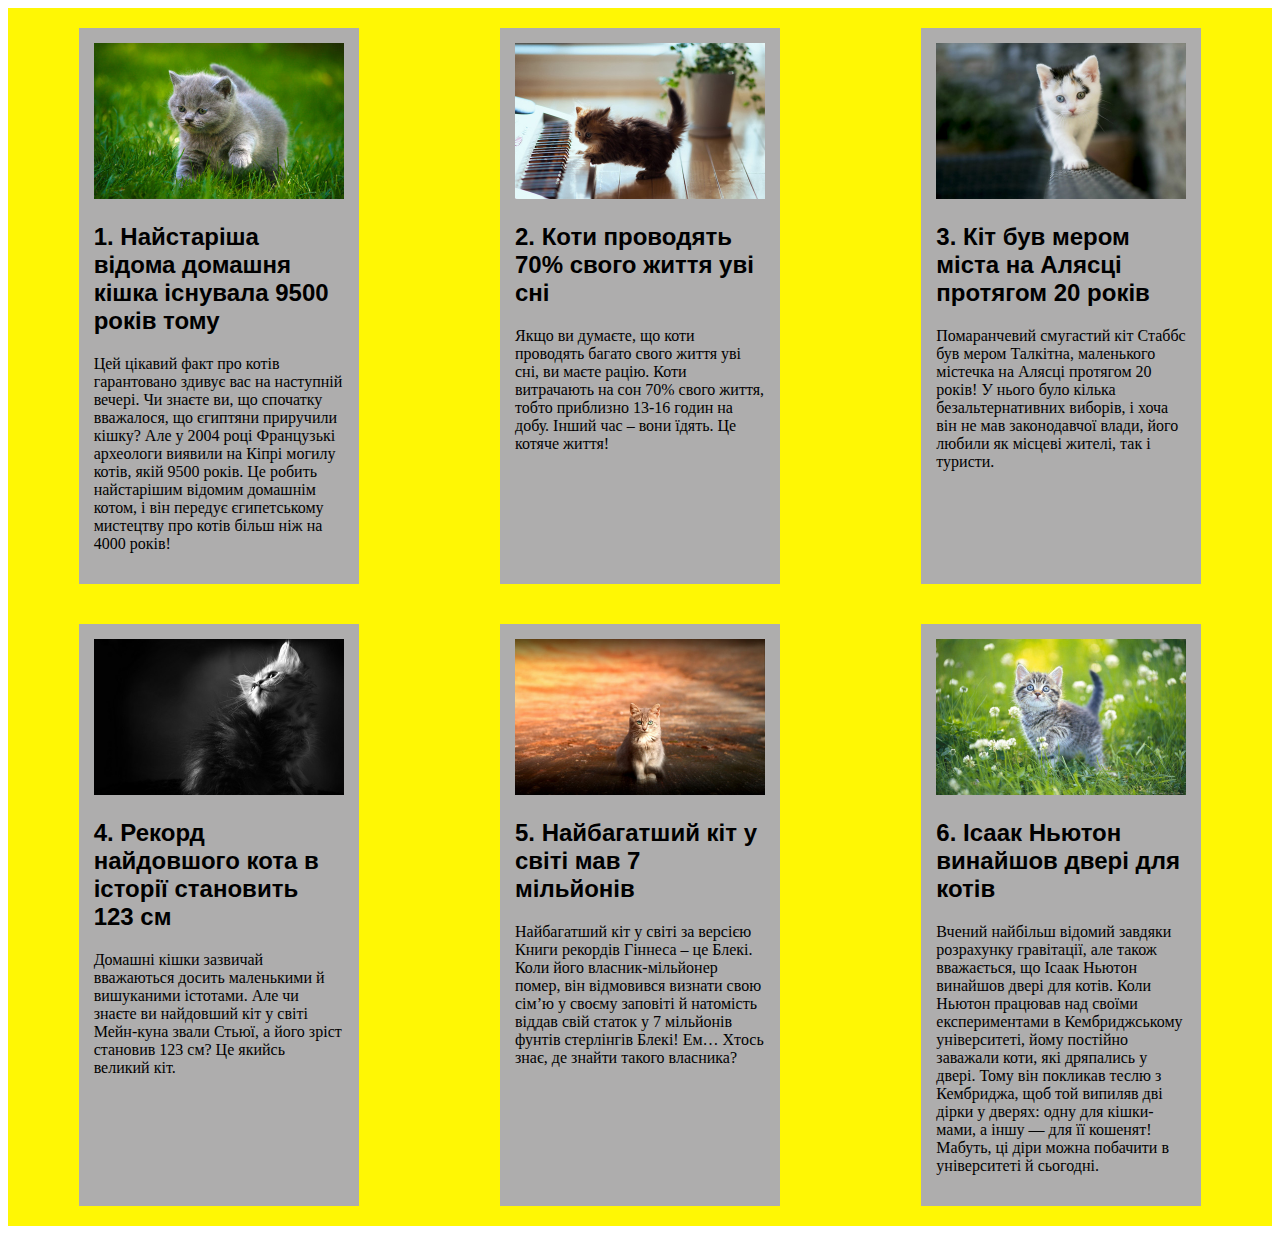
<file: cat/index.html>
<!DOCTYPE html>
<html lang="en">

<head>
    <meta charset="UTF-8">
    <meta name="viewport" content="width=device-width, initial-scale=1.0">
    <title>Ціві факти про котів</title>
    <link rel="stylesheet" href="style.css">
</head>

<body>

    <div class="content">
        <div class="card">
            <img src="cat1.jpg" alt="">
            <h2>1. Найстаріша відома домашня кішка існувала 9500 років тому </h2>
            <p>
                Цей цікавий факт про котів гарантовано здивує вас на наступній вечері. Чи знаєте ви, що спочатку
                вважалося, що єгиптяни приручили кішку? Але у 2004 році Французькі археологи виявили на Кіпрі могилу
                котів, якій 9500 років. Це робить найстарішим відомим домашнім котом, і він передує єгипетському
                мистецтву про котів більш ніж на 4000 років!</p>
        </div>

        <div class="card">
            <img src="cat2.jpg" alt="">
            <h2>2. Коти проводять 70% свого життя уві сні</h2>
            <p>Якщо ви думаєте, що коти проводять багато свого життя уві сні, ви маєте рацію. Коти витрачають на сон 70% свого життя, тобто приблизно 13-16 годин на добу. Інший час – вони їдять. Це котяче життя!</p>
        </div>
        <div class="card">
            <img src="cat3.jpg" alt="">
            <h2>3. Кіт був мером міста на Алясці протягом 20 років</h2>
            <p>Помаранчевий смугастий кіт Стаббс був мером Талкітна, маленького містечка на Алясці протягом 20 років! У нього було кілька безальтернативних виборів, і хоча він не мав законодавчої влади, його любили як місцеві жителі, так і туристи.</p>
        </div>
        <div class="card">
            <img src="cat4.jpg" alt="">
            <h2>4. Рекорд найдовшого кота в історії становить 123 см</h2>
            <p>Домашні кішки зазвичай вважаються досить маленькими й вишуканими істотами. Але чи знаєте ви найдовший кіт у світі Мейн-куна звали Стьюї, а його зріст становив 123 см? Це якийсь великий кіт.</p>
        </div>
        <div class="card">
            <img src="cat5.jpg" alt="">
            <h2>5. Найбагатший кіт у світі мав 7 мільйонів</h2>
            <p>Найбагатший кіт у світі за версією Книги рекордів Гіннеса – це Блекі. Коли його власник-мільйонер помер, він відмовився визнати свою сім’ю у своєму заповіті й натомість віддав свій статок у 7 мільйонів фунтів стерлінгів Блекі! Ем… Хтось знає, де знайти такого власника?</p>
        </div>
        <div class="card">
            <img src="cat6.jpg" alt="">
            <h2>6. Ісаак Ньютон винайшов двері для котів</h2>
            <p>Вчений найбільш відомий завдяки розрахунку гравітації, але також вважається, що Ісаак Ньютон винайшов двері для котів. Коли Ньютон працював над своїми експериментами в Кембриджському університеті, йому постійно заважали коти, які дряпались у двері. Тому він покликав теслю з Кембриджа, щоб той випиляв дві дірки у дверях: одну для кішки-мами, а іншу — для її кошенят! Мабуть, ці діри можна побачити в університеті й сьогодні.</p>
        </div>
    </div>
</body>

</html>
</file>
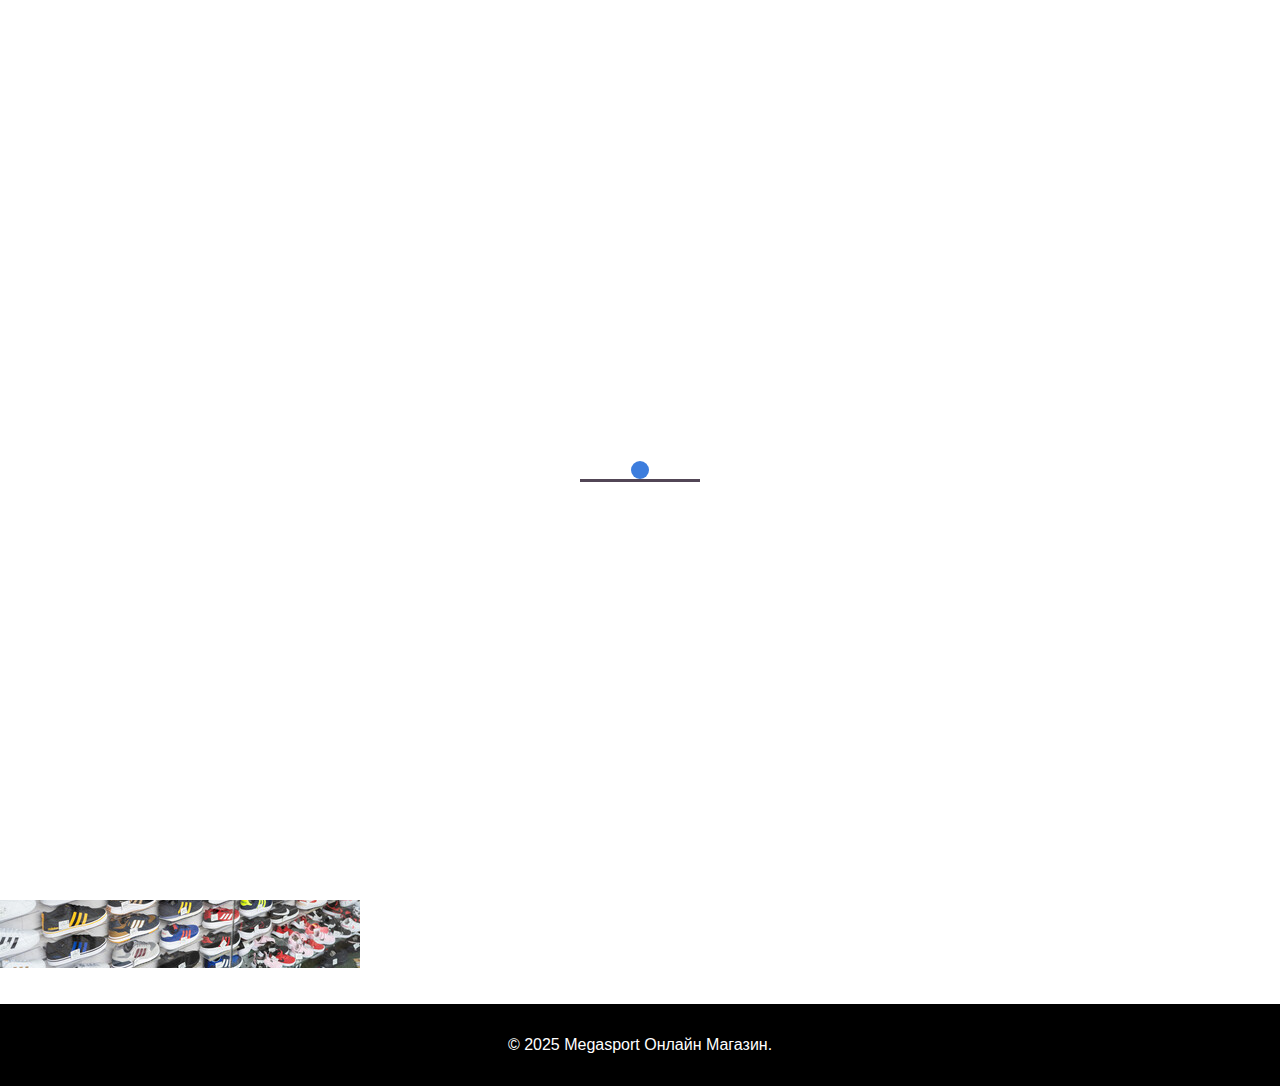
<file: megasport/index.html>
<!DOCTYPE html>
<html lang="uk">

<head>
    <meta charset="UTF-8">
    <meta name="viewport" content="width=device-width, initial-scale=1.0">
    <title>Megasport Онлайн Магазин</title>
    <link href="https://cdn.jsdelivr.net/npm/bootstrap@5.3.6/dist/css/bootstrap.min.css" rel="stylesheet"
        integrity="sha384-4Q6Gf2aSP4eDXB8Miphtr37CMZZQ5oXLH2yaXMJ2w8e2ZtHTl7GptT4jmndRuHDT" crossorigin="anonymous">
    <link rel="stylesheet" href="style.css">
</head>

<body>

    
 <div class="preloader">
        <!-- сюди скопіюємо з інтернету кружечок -->
        <div class="loader"></div>
    </div>



    
    <header>

        <h1>Megasport</h1>
        <p class="top-text">Nike онлайн магазин</p>
        <nav>
            <a class="active" href="index.html">Головна</a>
            <a href="shoes.html">Взуття</a>
            <a href="clothes.html">Одяг</a>
            <a href="accsesorises.html">Аксесуари</a>
        </nav>
    </header>
    <div class="container ">
        <div class="row">
            <div class="col-md-6 p-4">
                <h1>Історія</h1>
                <p>Компанію засновано в 1964 році студентом Філом Найтом, бігуном на середні дистанції в команді
                    Університету
                    Орегону, та його тренером Біллом Боуерманом у Юджині. Спочатку компанія носила назву «Blue Ribbon
                    Sports» й
                    спеціалізувалась на замовленнях кросівок в азійських країнах й наступному продажу їх на
                    американському ринку.
                </p>
            </div>
            <div class="col-md-6 p-4">
                <img class="w-100" src="fon.jpg">
            </div>
        </div>
    </div>
  <div class="container ">
        <div class="row">
            <div class="col-md-6 p-4">
                <h1>Факти</h1>
                <p>У 1966 році компанія відкрила перший роздрібний магазин.</p>
<p>У 1971 році вперше з'явилась торговельна марка «Nike» — під цією назвою були випущені футбольні бутси.</p>
<p>У 1978 році «Blue Ribbon Sports» офіційно перейменовано в «Nike».</p>
<p>Логотип цього бренду відомий всім, однак мало хто знає його історію. Ви, мабуть, не повірите, але вперше цю «галочку» придумала Каролін Девідсон<div class=""></div></p>
            </div>
            <div class="col-md-6 p-4">
                <img class="w-100" src="oooo.jpg">
            </div>
        </div>
    </div>





    <footer>
        <p>&copy; 2025 Megasport Онлайн Магазин.</p>
    </footer>



    <script src="https://cdn.jsdelivr.net/npm/bootstrap@5.3.6/dist/js/bootstrap.bundle.min.js"
        integrity="sha384-j1CDi7MgGQ12Z7Qab0qlWQ/Qqz24Gc6BM0thvEMVjHnfYGF0rmFCozFSxQBxwHKO"
        crossorigin="anonymous"></script>

        <script src="script.js"></script>
</body>

</html>
</file>
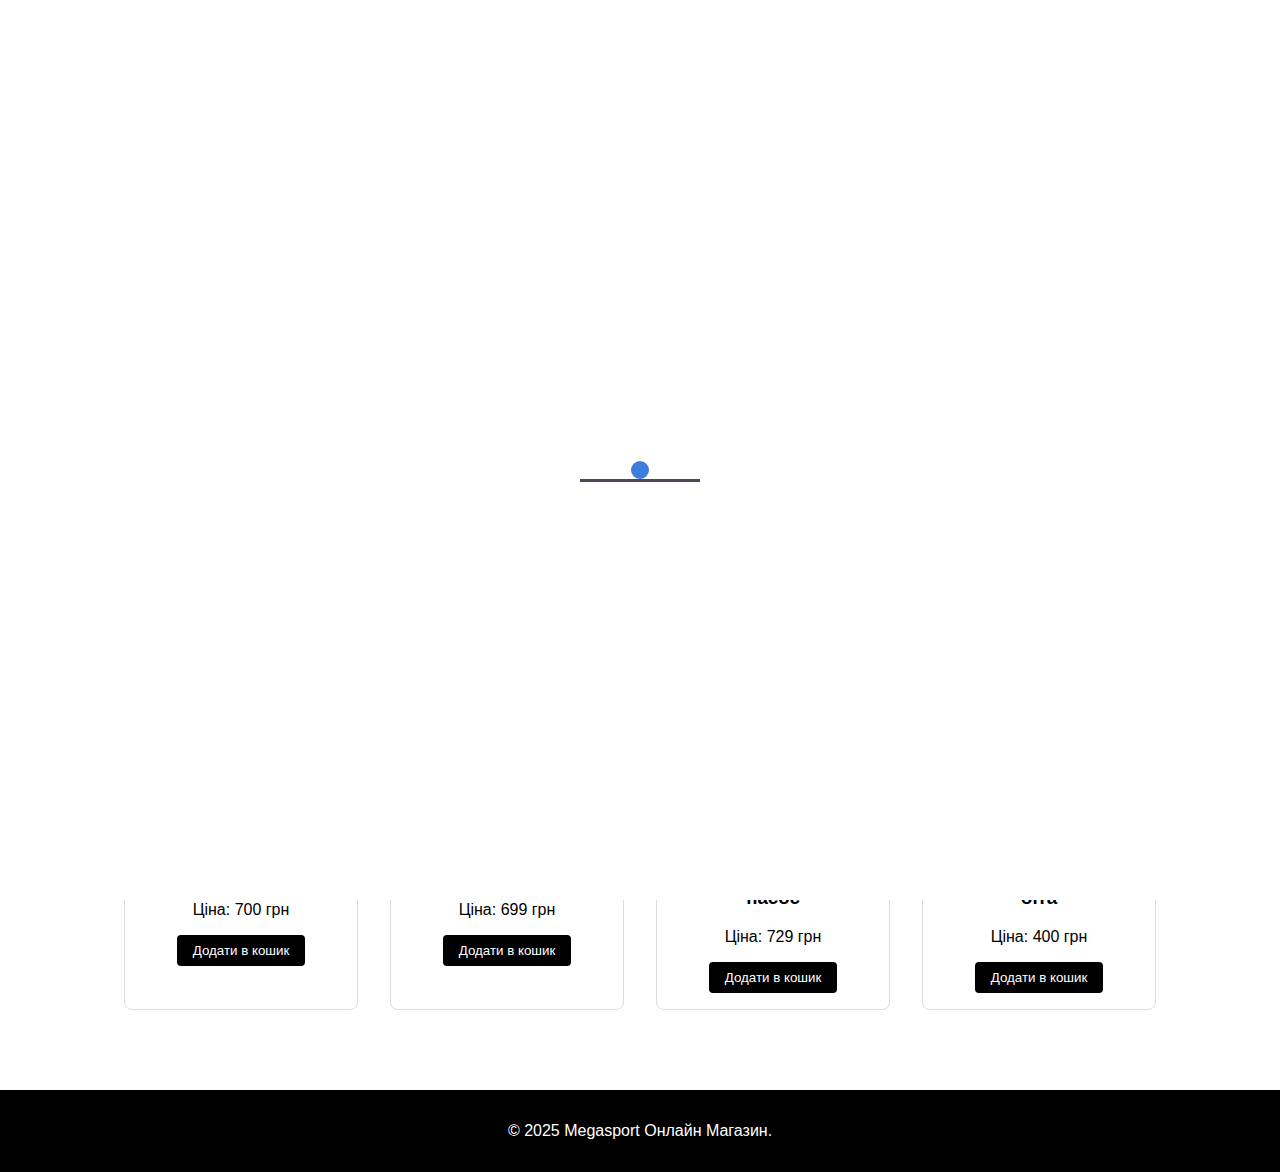
<file: megasport/accsesorises.html>
<!DOCTYPE html>
<html lang="uk">

<head>
    <meta charset="UTF-8">
    <meta name="viewport" content="width=device-width, initial-scale=1.0">
    <title>Megasport Онлайн Магазин</title>
    <link rel="stylesheet" href="style.css">
</head>
<body>
    
    <header>

    
 <div class="preloader">
        <!-- сюди скопіюємо з інтернету кружечок -->
        <div class="loader"></div>
    </div>


        
         <h1>Megasport</h1>
        <p class="top-text">Nike онлайн магазин</p>
        <nav>
            <a href="index.html">Головна</a>
            <a href="shoes.html">Взуття</a>
            <a href="clothes.html">Одяг</a>
            <a class="active" href="accsesorises.html">Аксесуари</a>
        </nav>
    </header>

    
<h1>Аксесуари</h1>
    <section class="products">
        <div class="product">
            <img src="N.100.0676.010.MD_b.jpg" alt="Nike Air Max">
            <h3>Наколінник</h3>
            <p>Ціна: 500 грн</p>
            <button class="btn">Додати в кошик</button>
        </div>
        <div class="product">
            <img src="FZ7553_486_b.jpg" alt="Nike Air Max">
            <h3>м'яч</h3>
            <p>Ціна: 1100 грн</p>
            <button class="btn">Додати в кошик</button>
        </div>
        <div class="product">
          <img src="N.100.9745.013.OS_g.jpg" alt=" Nike Ispa Mindbody Green">
          <h3> Сумка для пляшки</h3>
          <p>Ціна: 1590 грн</p>
          <button class="btn">Додати в кошик</button>
      </div>
      <div class="product">
        <img src="N.101.0676.091.SL_b.jpg" alt="Nike Shox TL Black Green">
        <h3>перчатки</h3>
        <p>Ціна: 3224  грн</p>
        <button class="btn">Додати в кошик</button>
    </div>
     <div class="product">
        <img src="bottle-1.jfif" alt="Nike Shox TL Black Green">
        <h3>пляшка</h3>
        <p>Ціна: 700  грн</p>
        <button class="btn">Додати в кошик</button>
    </div>

<div class="product">
        <img src="pov.jpg" alt="Nike Shox TL Black Green">
        <h3>повязка</h3>
        <p>Ціна: 699  грн</p>
        <button class="btn">Додати в кошик</button>
    </div>
<div class="product">
        <img src="nasos.jpg" alt="Nike Shox TL Black Green">
        <h3>насос</h3>
        <p>Ціна: 729  грн</p>
        <button class="btn">Додати в кошик</button>
    </div>
<div class="product">
        <img src="bita-1.jpg" alt="Nike Shox TL Black Green">
        <h3>біта</h3>
        <p>Ціна: 400  грн</p>
        <button class="btn">Додати в кошик</button>
    </div>







    </section>
















    <footer>
        <p>&copy; 2025 Megasport Онлайн Магазин.</p>
    </footer>
       <script src="script.js"></script>
</body>

</html>
</file>
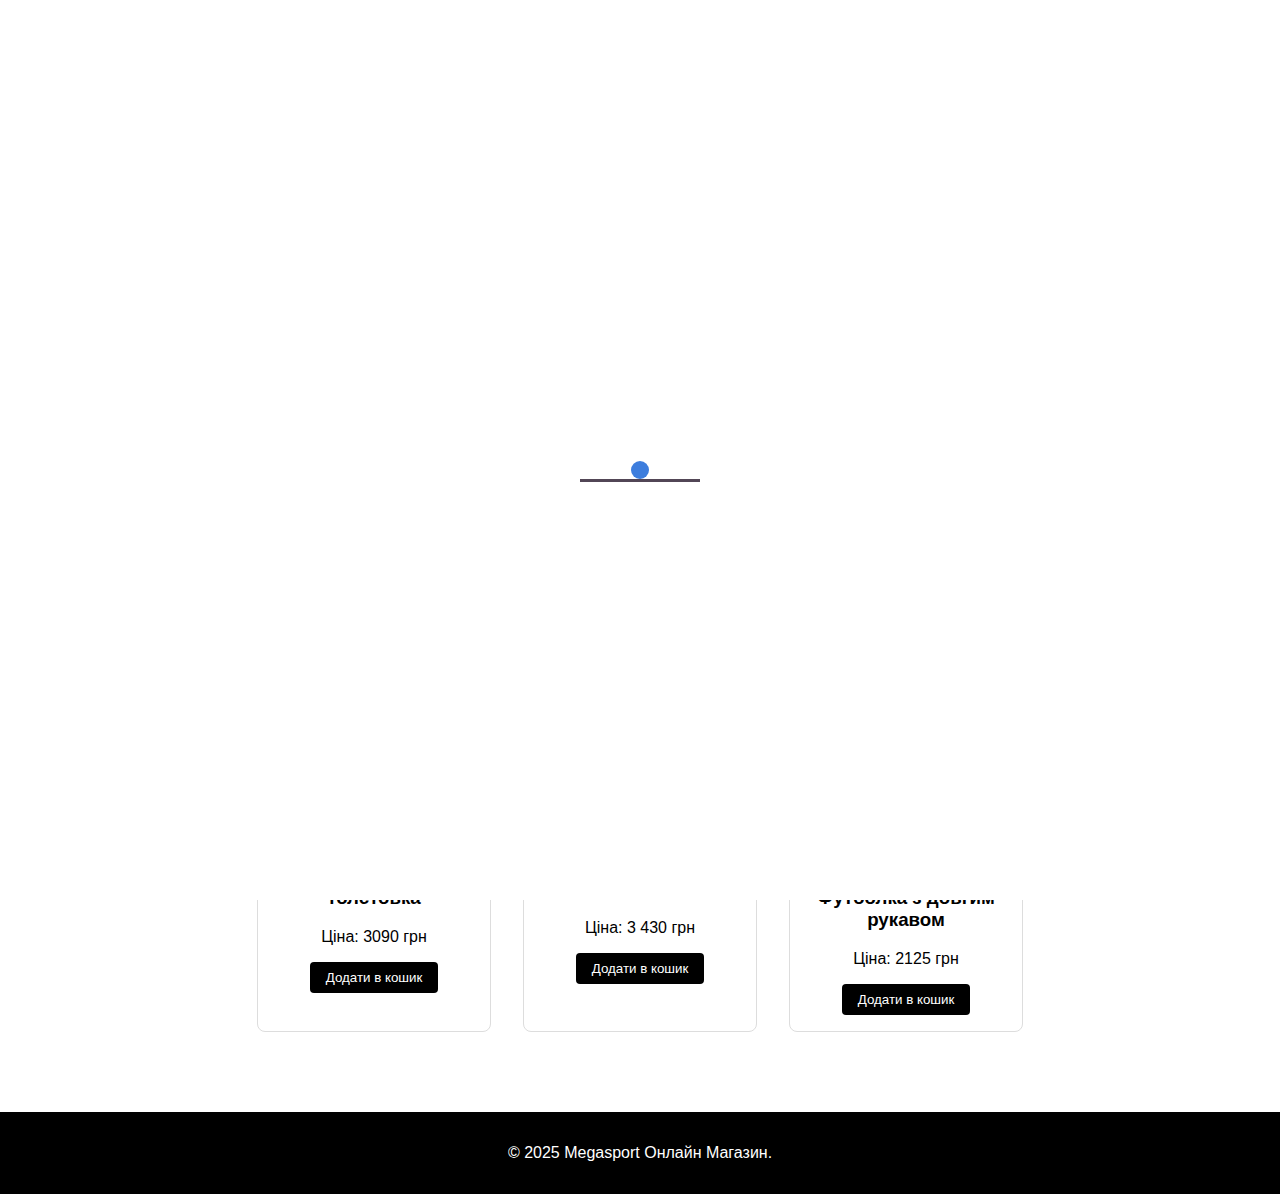
<file: megasport/clothes.html>
<!DOCTYPE html>
<html lang="uk">

<head>
    <meta charset="UTF-8">
    <meta name="viewport" content="width=device-width, initial-scale=1.0">
    <title>Megasport Онлайн Магазин</title>
    <link rel="stylesheet" href="style.css">
</head>
<body>
    
    <header>
        
    
 <div class="preloader">
        <!-- сюди скопіюємо з інтернету кружечок -->
        <div class="loader"></div>
    </div>



        <h1>Megasport</h1>
        <p class="top-text">Nike онлайн магазин</p>
        <nav>
           <a href="index.html">Головна</a>
            <a href="shoes.html">Взуття</a>
            <a class="active" href="clothes.html">Одяг</a>
            <a  href="accsesorises.html">Аксесуари</a>
        </nav>
    </header>
 
  
<h1>Одяг</h1>
    <section class="products">
        <div class="product">
            <img src="CZ9779_020_e.jpg" alt="Nike Air Max">
            <h3>Лосини</h3>
            <p>Ціна: 2500 грн</p>
            <button class="btn">Додати в кошик</button>
        </div>
        <div class="product">
            <img src="futb.webp" alt="Nike Air Max">
            <h3>Футболка</h3>
            <p>Ціна: 1100 грн</p>
            <button class="btn">Додати в кошик</button>
        </div>
        <div class="product">
          <img src="FV7674_226_a.webp" alt=" Nike Ispa Mindbody Green">
          <h3> толстовка</h3>
          <p>Ціна: 2590 грн</p>
          <button class="btn">Додати в кошик</button>
      </div>
      <div class="product">
        <img src="HJ2195_619_a.webp" alt="Nike Shox TL Black Green">
        <h3>шорти</h3>
        <p>Ціна: 3224  грн</p>
        <button class="btn">Додати в кошик</button>
    </div>
    <div class="product">
      <img src="HJ4142_010_j.webp" alt="Nike X Off-White Air Terra Forma Brown">
      <h3>толстовка</h3>
      <p>Ціна: 3090  грн</p>
      <button class="btn">Додати в кошик</button>
  </div>
  <div class="product">
    <img src="kurtka-m-nike-sf-wr-pl-fld-hd-jkt-fb8185-010-1.jpg" alt="NIKE GO FLYEASE">
    <h3>Куртка</h3>
    <p>Ціна: 3 430  грн</p>
    <button class="btn">Додати в кошик</button>
</div>
<div class="product">
  <img src="HV2180_084_a.webp" alt="Nike ReactX Rejuven8 Green Strike">
  <h3>Футболка з довгим рукавом</h3>
  <p>Ціна: 2125  грн</p>
  <button class="btn">Додати в кошик</button>
</div>
    </section>
















    <footer>
        <p>&copy; 2025 Megasport Онлайн Магазин.</p>
    </footer>
       <script src="script.js"></script>
</body>

</html>
</file>
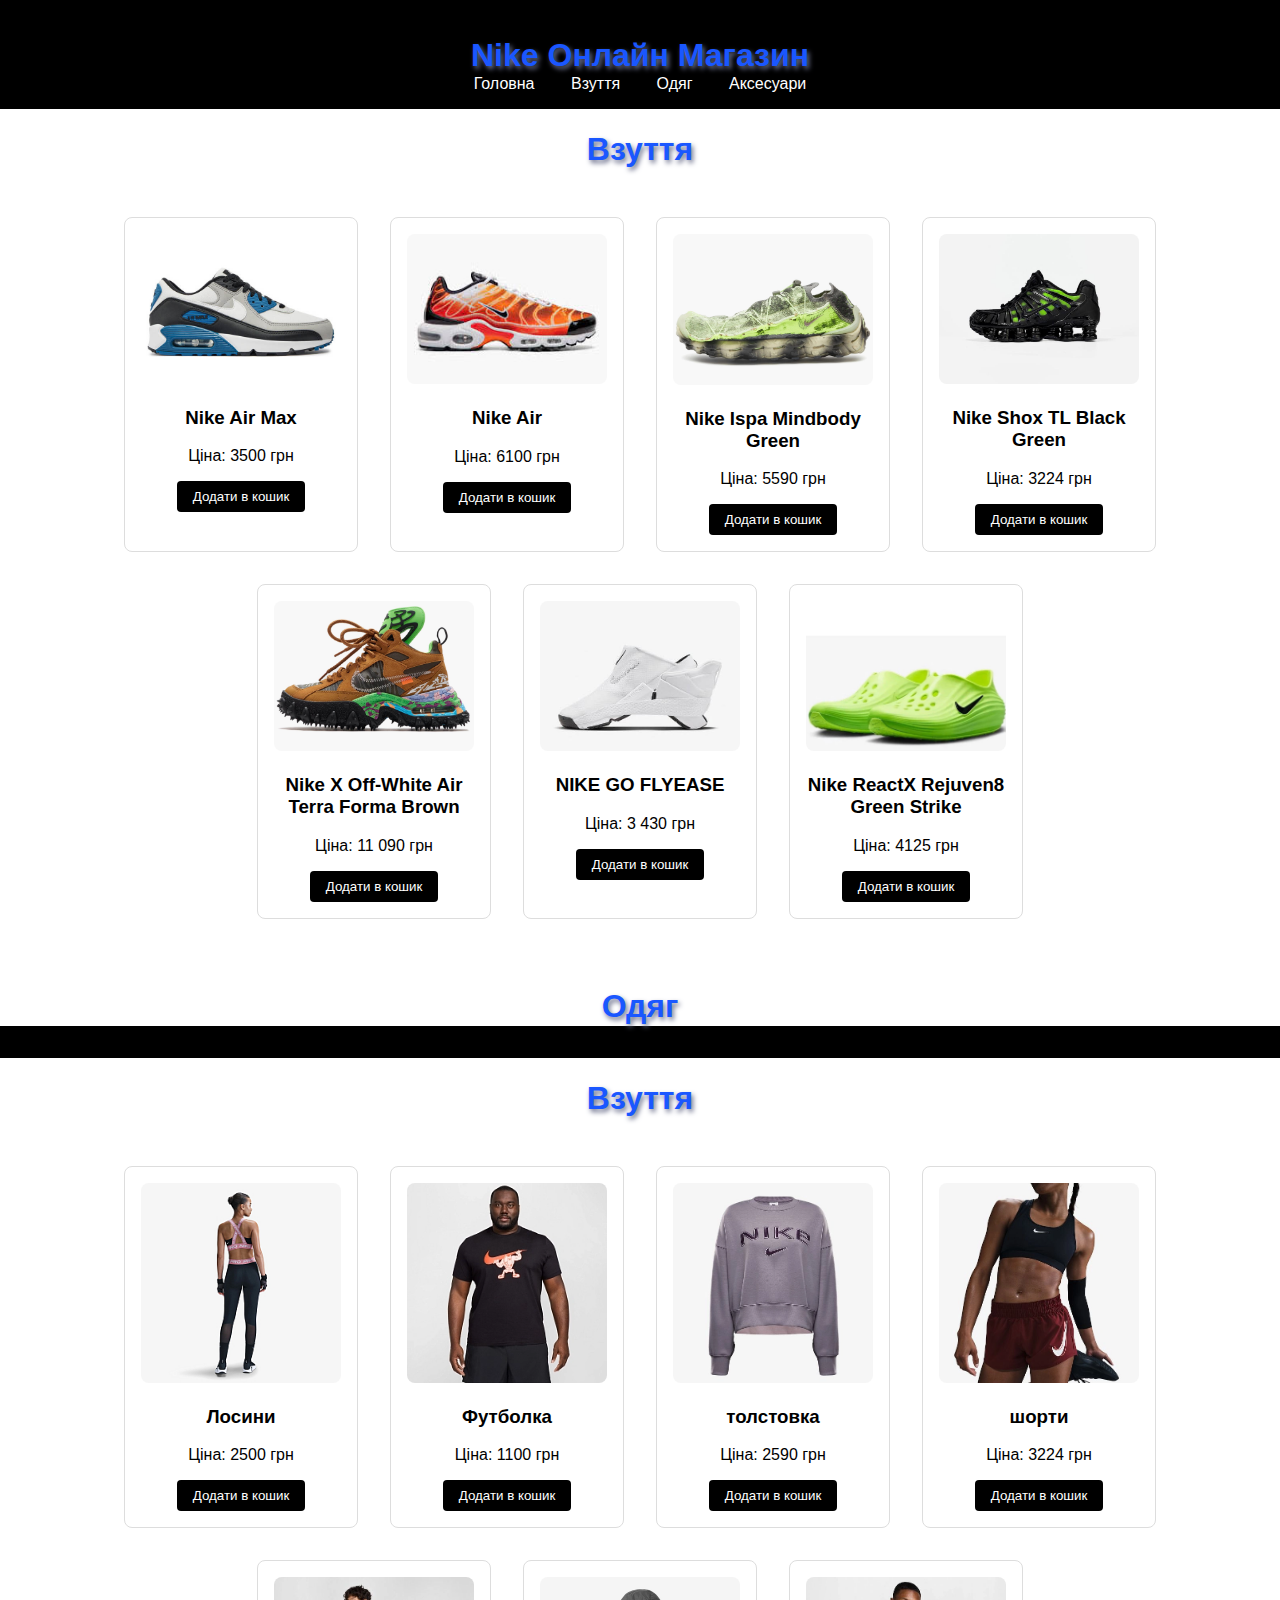
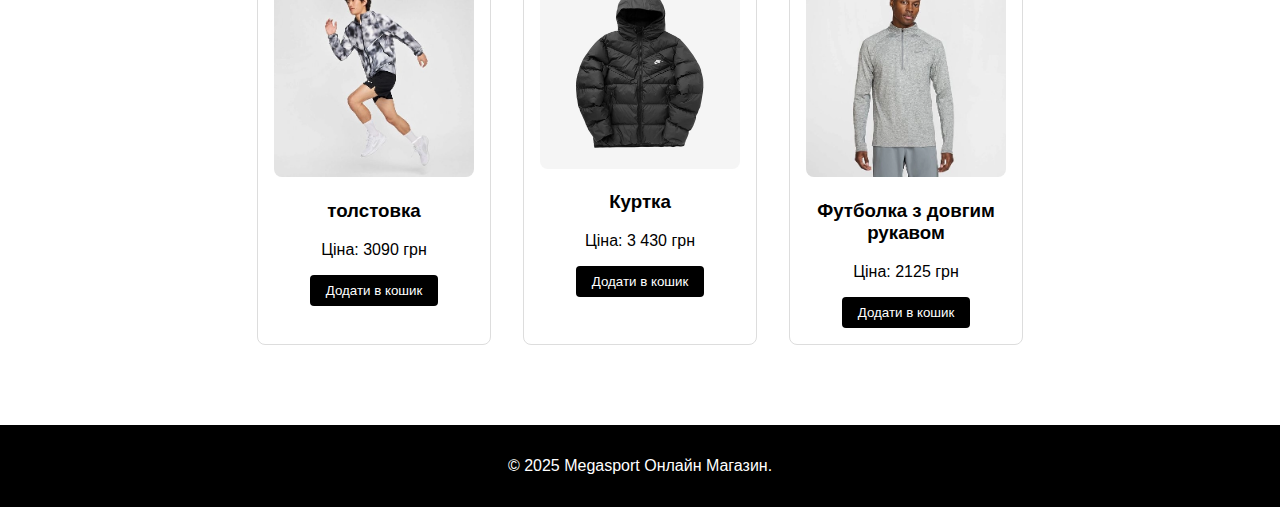
<file: megasport/index 1.html>
<!DOCTYPE html>
<html lang="uk">

<head>
    <meta charset="UTF-8">
    <meta name="viewport" content="width=device-width, initial-scale=1.0">
    <title>Megasport Онлайн Магазин</title>
    <link rel="stylesheet" href="style.css">
</head>
<body>
    
    <header>
        
        <h1>Nike Онлайн Магазин</h1>
        <nav>
            <a href="#">Головна</a>
            <a href="#">Взуття</a>
            <a href="#">Одяг</a>
            <a href="#">Аксесуари</a>
        </nav>
    </header>
<h1>Взуття</h1>
    <section class="products">
        <div class="product">
            <img src="card-1.jpg" alt="Nike Air Max">
            <h3>Nike Air Max</h3>
            <p>Ціна: 3500 грн</p>
            <button class="btn">Додати в кошик</button>
        </div>
        <div class="product">
            <img src="завантаження.jpg" alt="Nike Air Max">
            <h3>Nike Air</h3>
            <p>Ціна: 6100 грн</p>
            <button class="btn">Додати в кошик</button>
        </div>
        <div class="product">
          <img src="nike icped.jpg" alt=" Nike Ispa Mindbody Green">
          <h3> Nike Ispa Mindbody Green</h3>
          <p>Ціна: 5590 грн</p>
          <button class="btn">Додати в кошик</button>
      </div>
      <div class="product">
        <img src="nike 1.jpg" alt="Nike Shox TL Black Green">
        <h3>Nike Shox TL Black Green</h3>
        <p>Ціна: 3224  грн</p>
        <button class="btn">Додати в кошик</button>
    </div>
    <div class="product">
      <img src="nike 2.jpg" alt="Nike X Off-White Air Terra Forma Brown">
      <h3>Nike X Off-White Air Terra Forma Brown</h3>
      <p>Ціна: 11 090  грн</p>
      <button class="btn">Додати в кошик</button>
  </div>
  <div class="product">
    <img src="nice 3.jpg" alt="NIKE GO FLYEASE">
    <h3>NIKE GO FLYEASE</h3>
    <p>Ціна: 3 430  грн</p>
    <button class="btn">Додати в кошик</button>
</div>
<div class="product">
  <img src="nike 4.jpg" alt="Nike ReactX Rejuven8 Green Strike">
  <h3>Nike ReactX Rejuven8 Green Strike</h3>
  <p>Ціна: 4125  грн</p>
  <button class="btn">Додати в кошик</button>
</div>
    </section>
<h1>Одяг</h1>

 <header>
   
    </header>
<h1>Взуття</h1>
    <section class="products">
        <div class="product">
            <img src="CZ9779_020_e.jpg" alt="Nike Air Max">
            <h3>Лосини</h3>
            <p>Ціна: 2500 грн</p>
            <button class="btn">Додати в кошик</button>
        </div>
        <div class="product">
            <img src="futb.webp" alt="Nike Air Max">
            <h3>Футболка</h3>
            <p>Ціна: 1100 грн</p>
            <button class="btn">Додати в кошик</button>
        </div>
        <div class="product">
          <img src="FV7674_226_a.webp" alt=" Nike Ispa Mindbody Green">
          <h3> толстовка</h3>
          <p>Ціна: 2590 грн</p>
          <button class="btn">Додати в кошик</button>
      </div>
      <div class="product">
        <img src="HJ2195_619_a.webp" alt="Nike Shox TL Black Green">
        <h3>шорти</h3>
        <p>Ціна: 3224  грн</p>
        <button class="btn">Додати в кошик</button>
    </div>
    <div class="product">
      <img src="HJ4142_010_j.webp" alt="Nike X Off-White Air Terra Forma Brown">
      <h3>толстовка</h3>
      <p>Ціна: 3090  грн</p>
      <button class="btn">Додати в кошик</button>
  </div>
  <div class="product">
    <img src="kurtka-m-nike-sf-wr-pl-fld-hd-jkt-fb8185-010-1.jpg" alt="NIKE GO FLYEASE">
    <h3>Куртка</h3>
    <p>Ціна: 3 430  грн</p>
    <button class="btn">Додати в кошик</button>
</div>
<div class="product">
  <img src="HV2180_084_a.webp" alt="Nike ReactX Rejuven8 Green Strike">
  <h3>Футболка з довгим рукавом</h3>
  <p>Ціна: 2125  грн</p>
  <button class="btn">Додати в кошик</button>
</div>
    </section>
















    <footer>
        <p>&copy; 2025 Megasport Онлайн Магазин.</p>
    </footer>
</body>

</html>
</file>
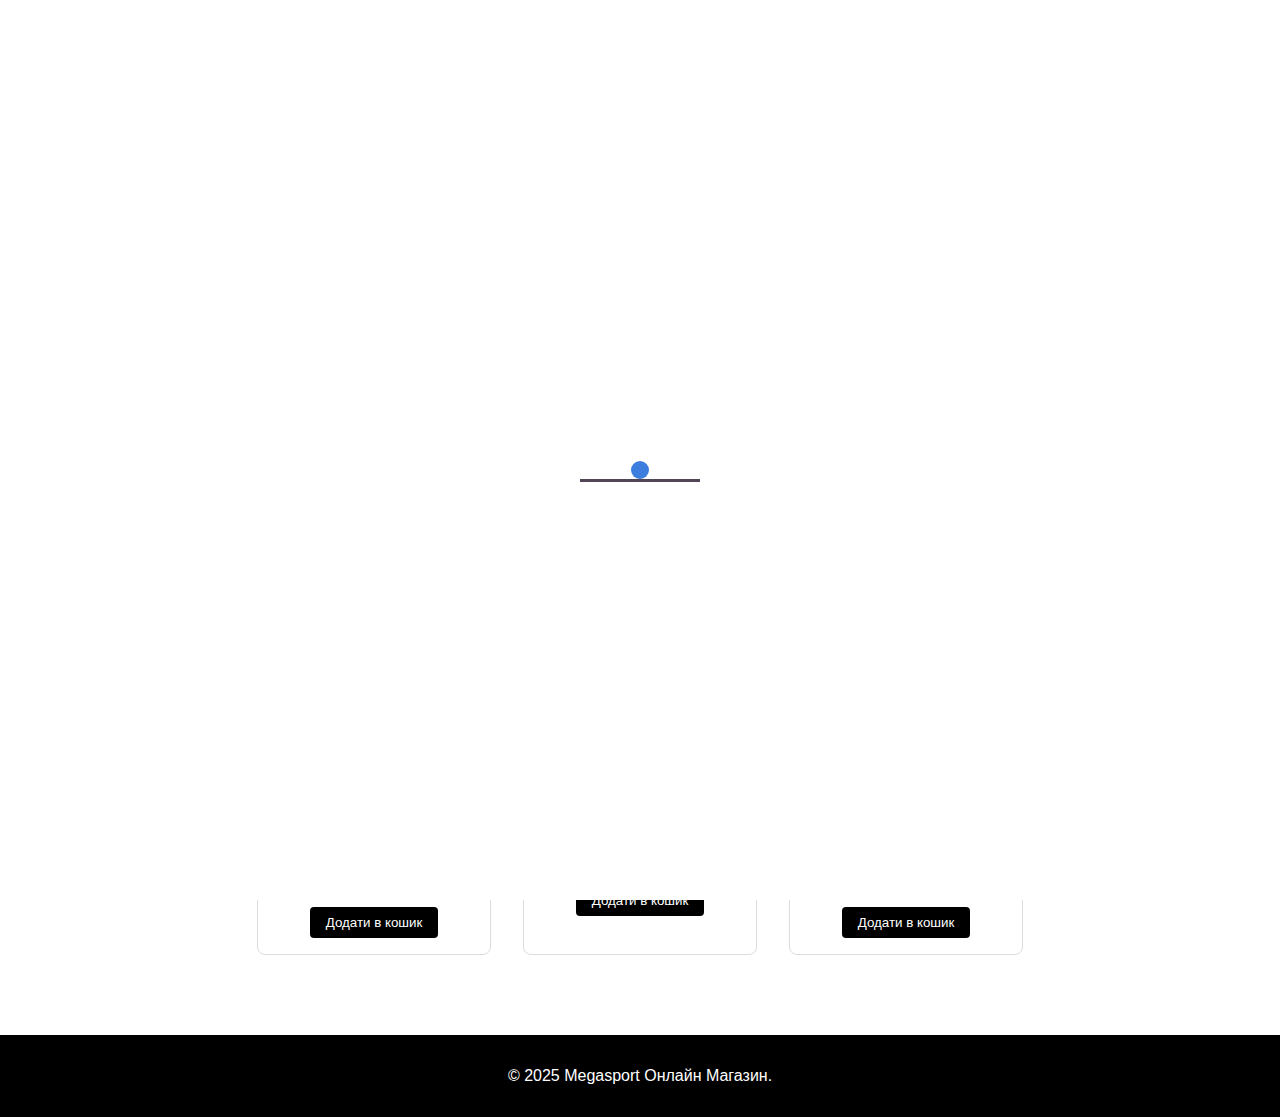
<file: megasport/shoes.html>
<!DOCTYPE html>
<html lang="uk">

<head>
    <meta charset="UTF-8">
    <meta name="viewport" content="width=device-width, initial-scale=1.0">
    <title>Megasport Онлайн Магазин</title>
    <link rel="stylesheet" href="style.css">
</head>
<body>
    
    <header>
        
    
 <div class="preloader">
        <!-- сюди скопіюємо з інтернету кружечок -->
        <div class="loader"></div>
    </div>




        <h1>Megasport</h1>
        <p class="top-text">Nike онлайн магазин</p>
        <nav>
          <a href="index.html">Головна</a>
            <a class="active"  href="shoes.html">Взуття</a>
            <a href="clothes.html">Одяг</a>
            <a href="accsesorises.html">Аксесуари</a>
        </nav>
    </header>
<h1>Взуття</h1>
    <section class="products">
        <div class="product">
            <img src="card-1.jpg" alt="Nike Air Max">
            <h3>Nike Air Max</h3>
            <p>Ціна: 3500 грн</p>
            <button class="btn">Додати в кошик</button>
        </div>
        <div class="product">
            <img src="завантаження.jpg" alt="Nike Air Max">
            <h3>Nike Air</h3>
            <p>Ціна: 6100 грн</p>
            <button class="btn">Додати в кошик</button>
        </div>
        <div class="product">
          <img src="nike icped.jpg" alt=" Nike Ispa Mindbody Green">
          <h3> Nike Ispa Mindbody Green</h3>
          <p>Ціна: 5590 грн</p>
          <button class="btn">Додати в кошик</button>
      </div>
      <div class="product">
        <img src="nike 1.jpg" alt="Nike Shox TL Black Green">
        <h3>Nike Shox TL Black Green</h3>
        <p>Ціна: 3224  грн</p>
        <button class="btn">Додати в кошик</button>
    </div>
    <div class="product">
      <img src="nike 2.jpg" alt="Nike X Off-White Air Terra Forma Brown">
      <h3>Nike X Off-White Air Terra Forma Brown</h3>
      <p>Ціна: 11 090  грн</p>
      <button class="btn">Додати в кошик</button>
  </div>
  <div class="product">
    <img src="nice 3.jpg" alt="NIKE GO FLYEASE">
    <h3>NIKE GO FLYEASE</h3>
    <p>Ціна: 3 430  грн</p>
    <button class="btn">Додати в кошик</button>
</div>
<div class="product">
  <img src="nike 4.jpg" alt="Nike ReactX Rejuven8 Green Strike">
  <h3>Nike ReactX Rejuven8 Green Strike</h3>
  <p>Ціна: 4125  грн</p>
  <button class="btn">Додати в кошик</button>
</div>
    </section>





    <footer>
        <p>&copy; 2025 Megasport Онлайн Магазин.</p>
    </footer>




   <script src="script.js"></script>
</body>

</html>
</file>
<file: cat/style.css>
.content{
    background-color: rgb(255, 247, 4);
    display: flex;
    flex-wrap: wrap;
    justify-content: space-around;
}
.card{
    background-color: rgb(174, 173, 173);
    width: 250px;
padding: 15px;
margin: 20px;
transition: 0.5s;
}
.card:hover{
box-shadow: 2px 2px 15px rgb(255, 0, 0);
transform: scale(1.1);
}
h2{
    font-family: Verdana, Geneva, Tahoma, sans-serif;
}
img{
    width: 100%;
}
h1{
    text-align: center;
    margin-top: 50px;
    margin-bottom: 50px;
    
}
</file>
<file: megasport/style.css>
body {
            font-family: Arial, sans-serif;
            margin: 0;
            padding: 0;
            background: #ffffff;
           
        }

        header {
            background: #000;
            color: #fff;
            padding: 1rem;
            text-align: center;
        }

        nav a {
            margin: 0 1rem;
            color: #fff;
            text-decoration: none;
        }

        .products {
            display: flex;
            flex-wrap: wrap;
            justify-content: center;
            padding: 2rem;
        }

        .product {
            background: #fff;
            border: 1px solid #ddd;
            border-radius: 8px;
            margin: 1rem;
            padding: 1rem;
            width: 200px;
            text-align: center;
        }

        .product img {
            max-width: 100%;
            border-radius: 8px;
        }

        .btn {
            background: #000;
            color: #fff;
            border: none;
            padding: 0.5rem 1rem;
            cursor: pointer;
            border-radius: 4px;
        }

        footer {
            background: #000;
            color: #fff;
            text-align: center;
            padding: 1rem;
            margin-top: 2rem;
        }
        h1{
            text-align: center;
            font-family: Arial, Helvetica, sans-serif;
            color: rgb(26, 87, 255);
            text-shadow: 2px 3px 5px rgb(109, 113, 141);
            margin-bottom: 0;
            padding-bottom: 1px;
        }
        .top-text{
            color: rgb(74, 83, 95);
            margin-top: 2px;
        }
        .card {
    background: #e8f5e9; 
    border-radius: 15px; 
    padding: 20px;
    box-shadow: 0 8px 16px rgba(0,0,0,0.1);
    transition: transform 0.3s ease;
    position: relative;
    overflow: hidden;
  }
  
  .card:hover {
    transform: translateY(-5px); 
  }
  
  .card img {
    width: 100%;
    border-radius: 10px;
    margin-bottom: 15px;
    object-fit: cover;
    height: 180px; 
  }
  
  .card h3 {
    font-size: 18px;
    color: #388e3c;
    font-family: 'Noto Serif JP', serif; 
  }
  
  .card p {
    font-size: 16px;
    margin-bottom: 10px;
  }
  .active{
    color: dodgerblue;
  }

  .preloader {
    height: 100vh;
    width: 100%;
    position: fixed;
    top: 0;
    left: 0;
    background-color: white;
    z-index: 100500;
    display: flex;
    justify-content: center;
    align-items: center;
}



/* HTML: <div class="loader"></div> */
.loader {
  height: 60px;
  aspect-ratio: 2;
  border-bottom: 3px solid #524656;
  position: relative;
  overflow: hidden;
}
.loader:before {
  content: "";
  position: absolute;
  inset: auto 42.5% 0;
  aspect-ratio: 1;
  border-radius: 50%;
  background: #3d7ddd;
  animation: 
    l1-0 .5s cubic-bezier(0,900,1,900) infinite,
    l1-1  2s linear infinite;
}
@keyframes l1-0 {
  0%,2% {bottom: 0%}
  98%,to {bottom:.1%}
}
@keyframes l1-1 {
  0% {translate: -500%}
  to {translate:  500%}
}
</file>
